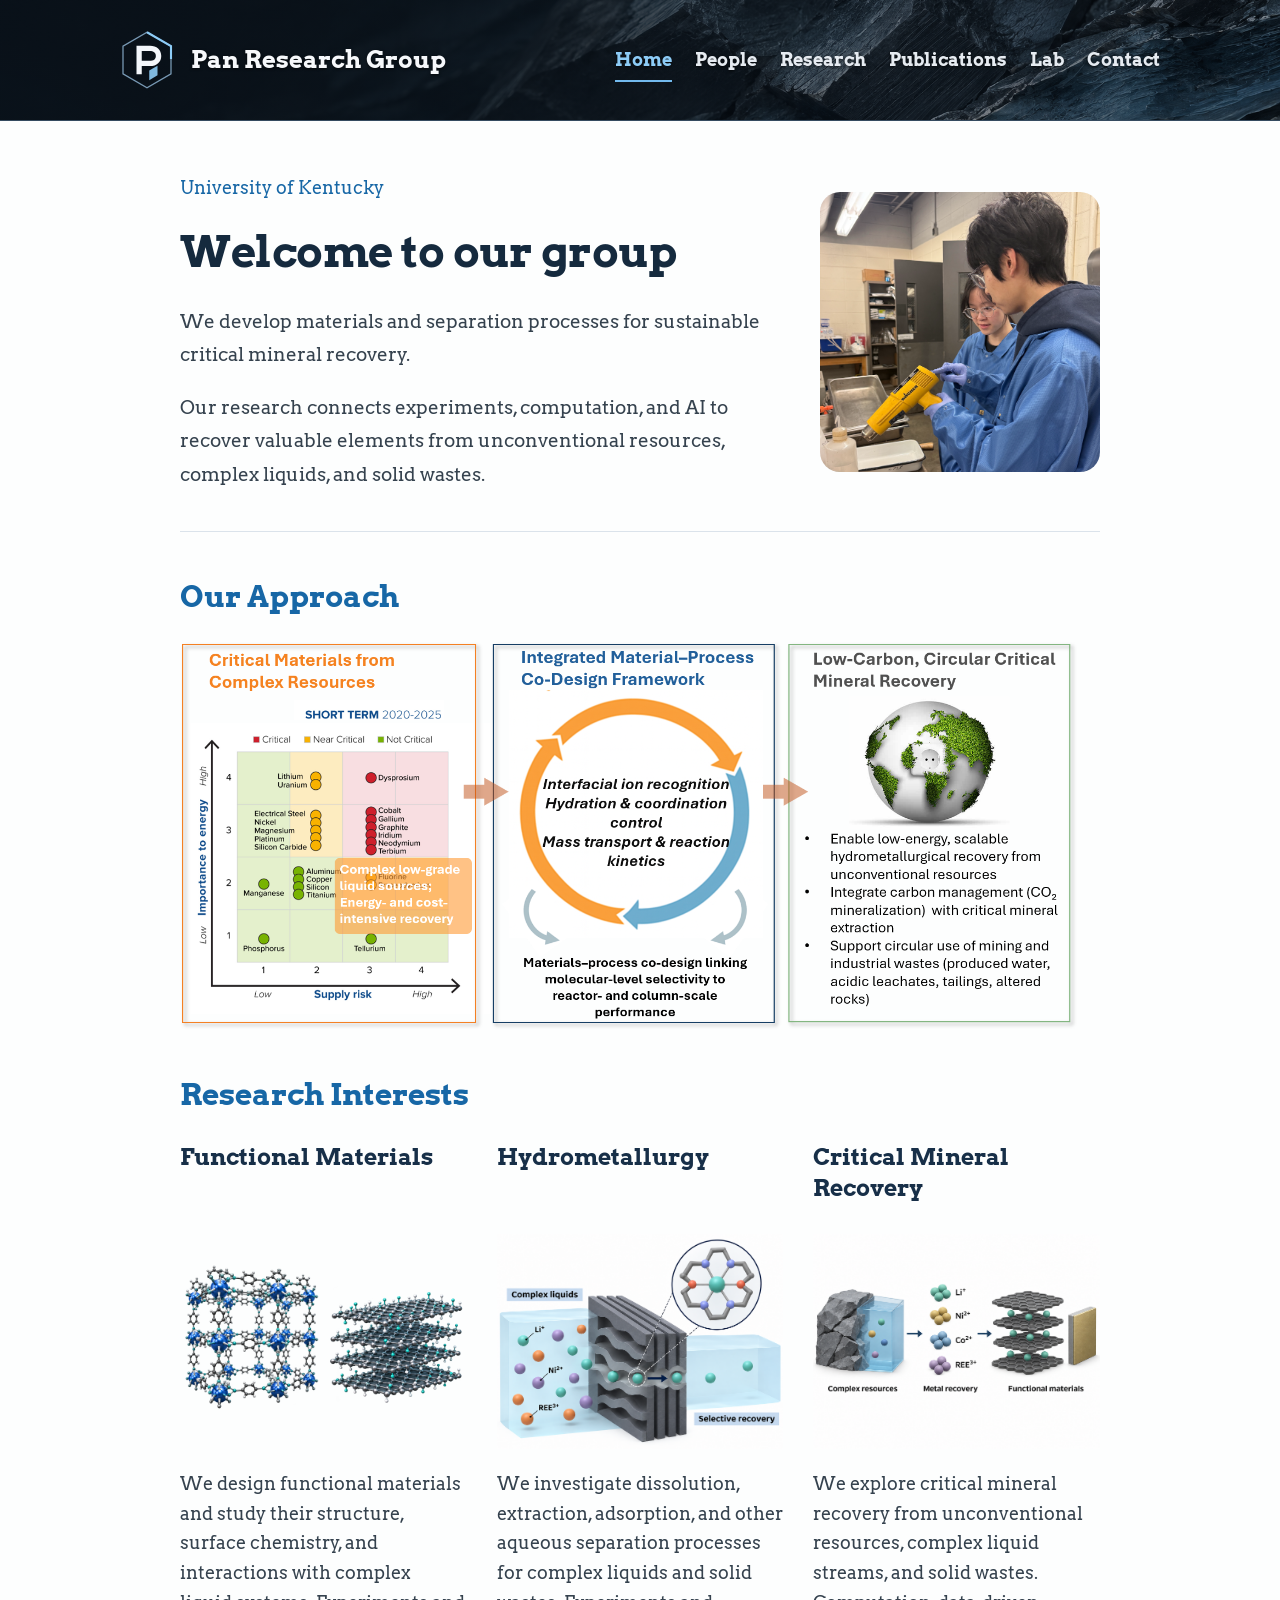
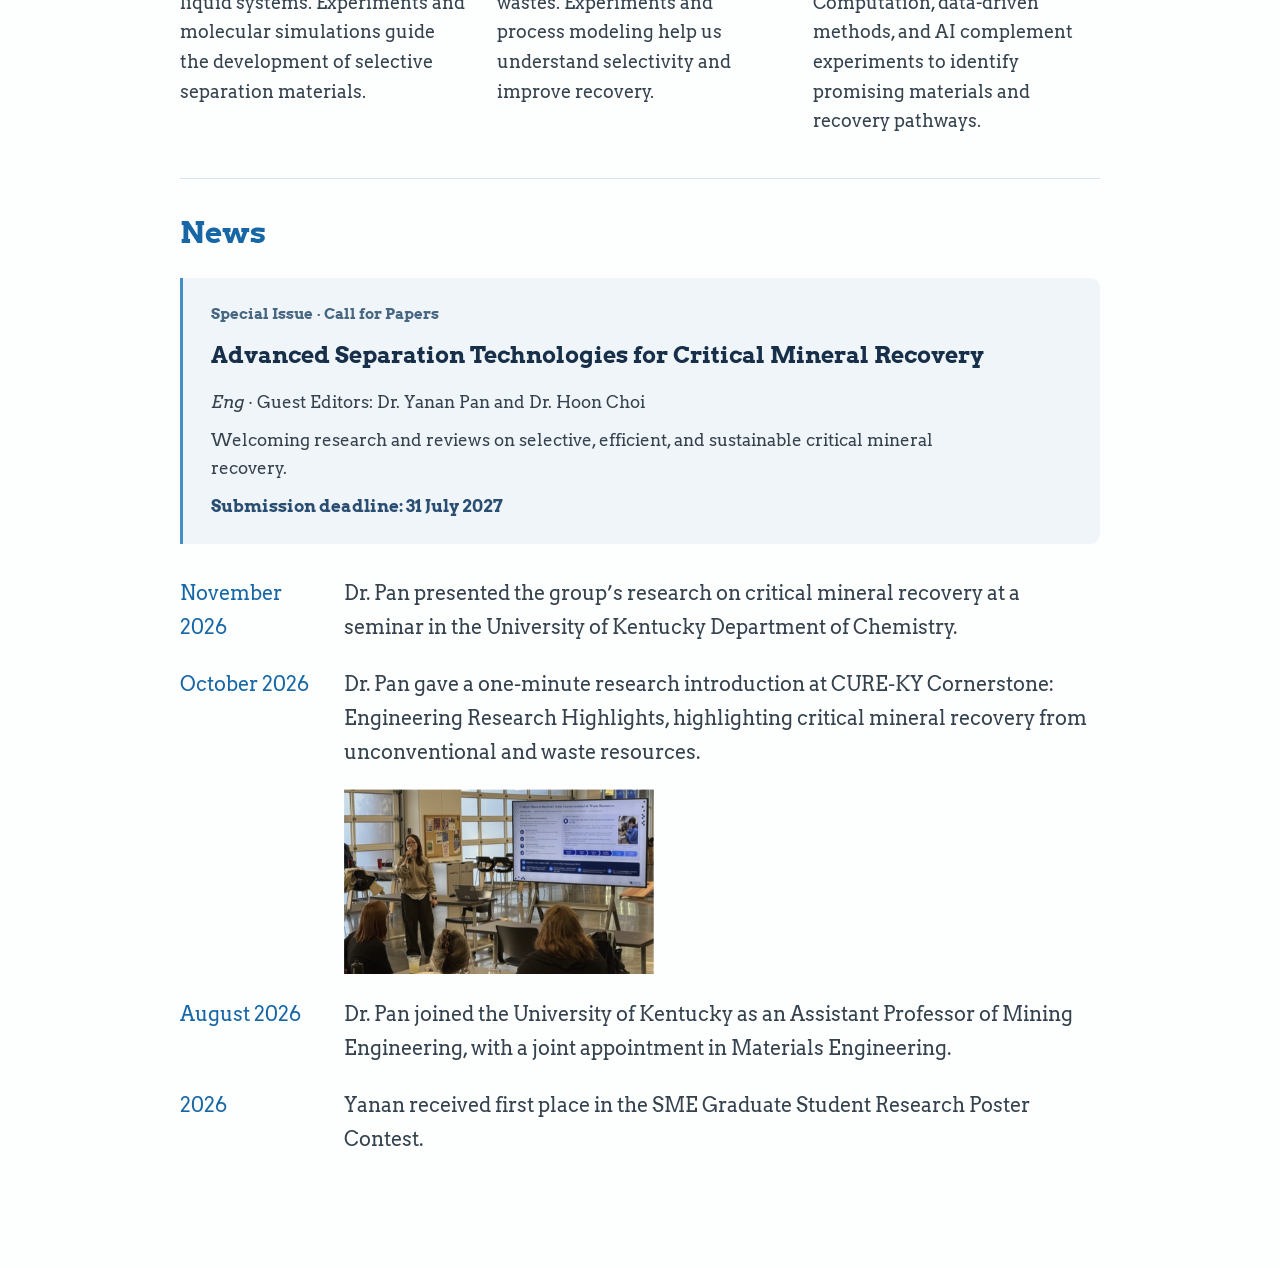
<file: index.html>
<!doctype html>
<html lang="en">
<head>
  <meta charset="utf-8">
  <meta name="viewport" content="width=device-width, initial-scale=1">
  <meta name="description" content="Pan Research Group at the University of Kentucky. Materials, separations, and critical mineral recovery.">
  <title>Home | Pan Research Group</title>
  <link rel="stylesheet" href="styles.css?v=20261124-photo-crop">
</head>
<body>
  <a class="skip" href="#main">Skip to content</a>
  <header class="site-header">
    <div class="site-name"><img class="lab-mark" src="images/pan-crystal-mark.svg" alt="" aria-hidden="true" width="54" height="60"><span>Pan Research Group</span></div>
    <nav aria-label="Main navigation">
      <a href="index.html" aria-current="page">Home</a>
      <a href="people.html">People</a>
      <a href="research.html">Research</a>
      <a href="publications.html">Publications</a>
      <a href="lab.html">Lab</a>
      <a href="contact.html">Contact</a>
    </nav>
  </header>
  <main id="main">
    <section class="group-welcome" aria-labelledby="welcome-heading">
      <div class="welcome-copy">
        <p class="welcome-affiliation">University of Kentucky</p>
        <h1 id="welcome-heading">Welcome to our group</h1>
        <p>We develop materials and separation processes for sustainable critical mineral recovery.</p>
        <p>Our research connects experiments, computation, and AI to recover valuable elements from unconventional resources, complex liquids, and solid wastes.</p>
      </div>
      <img class="welcome-photo" src="images/students-in-lab.png" alt="Students working together in the laboratory." width="3024" height="4032" fetchpriority="high" decoding="async">
    </section>
    <section class="research-framework" aria-labelledby="framework-heading">
      <h2 id="framework-heading">Our Approach</h2>
      <img src="images/research/group-research-framework.png" alt="Group research framework: critical materials from complex resources; integrated material–process co-design through interfacial ion recognition, hydration and coordination control, and mass transport and reaction kinetics; low-carbon, circular critical mineral recovery." loading="lazy" decoding="async">
    </section>
    <section>
      <h2 id="research-interests">Research Interests</h2>
      <div class="interest-gallery">
        <article class="interest-item">
          <h3>Functional Materials</h3>
          <img class="interest-image" src="images/functional-materials-editorial.png?v=20261115b" alt="Conceptual MOF-inspired crystal framework and layered material with a transparent background." width="1536" height="1024" loading="lazy" decoding="async">
          <p>We design functional materials and study their structure, surface chemistry, and interactions with complex liquid systems. Experiments and molecular simulations guide the development of selective separation materials.</p>
        </article>
        <article class="interest-item">
          <h3>Hydrometallurgy</h3>
          <img class="interest-image" src="images/hydrometallurgy-editorial.png?v=20261115b" alt="Conceptual ion transport through a selective layered material, with a molecular binding-site inset." width="1448" height="1086" loading="lazy" decoding="async">
          <p>We investigate dissolution, extraction, adsorption, and other aqueous separation processes for complex liquids and solid wastes. Experiments and process modeling help us understand selectivity and improve recovery.</p>
        </article>
        <article class="interest-item">
          <h3>Critical Mineral Recovery</h3>
          <img class="interest-image" src="images/critical-minerals-editorial.png?v=20261115b" alt="Conceptual recovery of lithium, nickel, cobalt and rare-earth ions from complex resources for functional materials." width="1448" height="1086" loading="lazy" decoding="async">
          <p>We explore critical mineral recovery from unconventional resources, complex liquid streams, and solid wastes. Computation, data-driven methods, and AI complement experiments to identify promising materials and recovery pathways.</p>
        </article>
      </div>
    </section>
    <section class="home-section">
      <h2>News</h2>
      <article class="special-issue-call" aria-labelledby="special-issue-title">
        <p class="issue-label">Special Issue · Call for Papers</p>
        <h3 id="special-issue-title"><a href="https://www.mdpi.com/journal/eng/special_issues/7D8876MF79" target="_blank" rel="noopener">Advanced Separation Technologies for Critical Mineral Recovery</a></h3>
        <p><em>Eng</em> · Guest Editors: Dr. Yanan Pan and Dr. Hoon Choi</p>
        <p>Welcoming research and reviews on selective, efficient, and sustainable critical mineral recovery.</p>
        <p class="issue-deadline">Submission deadline: <time datetime="2027-07-31">31 July 2027</time></p>
      </article>
      <ul class="news">
        <li><time datetime="2026-11">November 2026</time><p>Dr. Pan presented the group’s research on critical mineral recovery at a seminar in the University of Kentucky Department of Chemistry.</p></li>
        <li><time datetime="2026-10">October 2026</time><div class="news-content"><p>Dr. Pan gave a one-minute research introduction at CURE-KY Cornerstone: Engineering Research Highlights, highlighting critical mineral recovery from unconventional and waste resources.</p>
          <div class="news-photo"><img src="images/cure-ky-october-2026.png" alt="Yanan Pan presenting research on critical mineral recovery at CURE-KY Cornerstone in October 2026." width="1077" height="892" loading="lazy" decoding="async"></div>
        </div></li>
        <li><time datetime="2026-08">August 2026</time><p>Dr. Pan joined the University of Kentucky as an Assistant Professor of Mining Engineering, with a joint appointment in Materials Engineering.</p></li>
        <li><time datetime="2026">2026</time><p>Yanan received first place in the SME Graduate Student Research Poster Contest.</p></li>
      </ul>
    </section>
  </main>
</body>
</html>
</file>
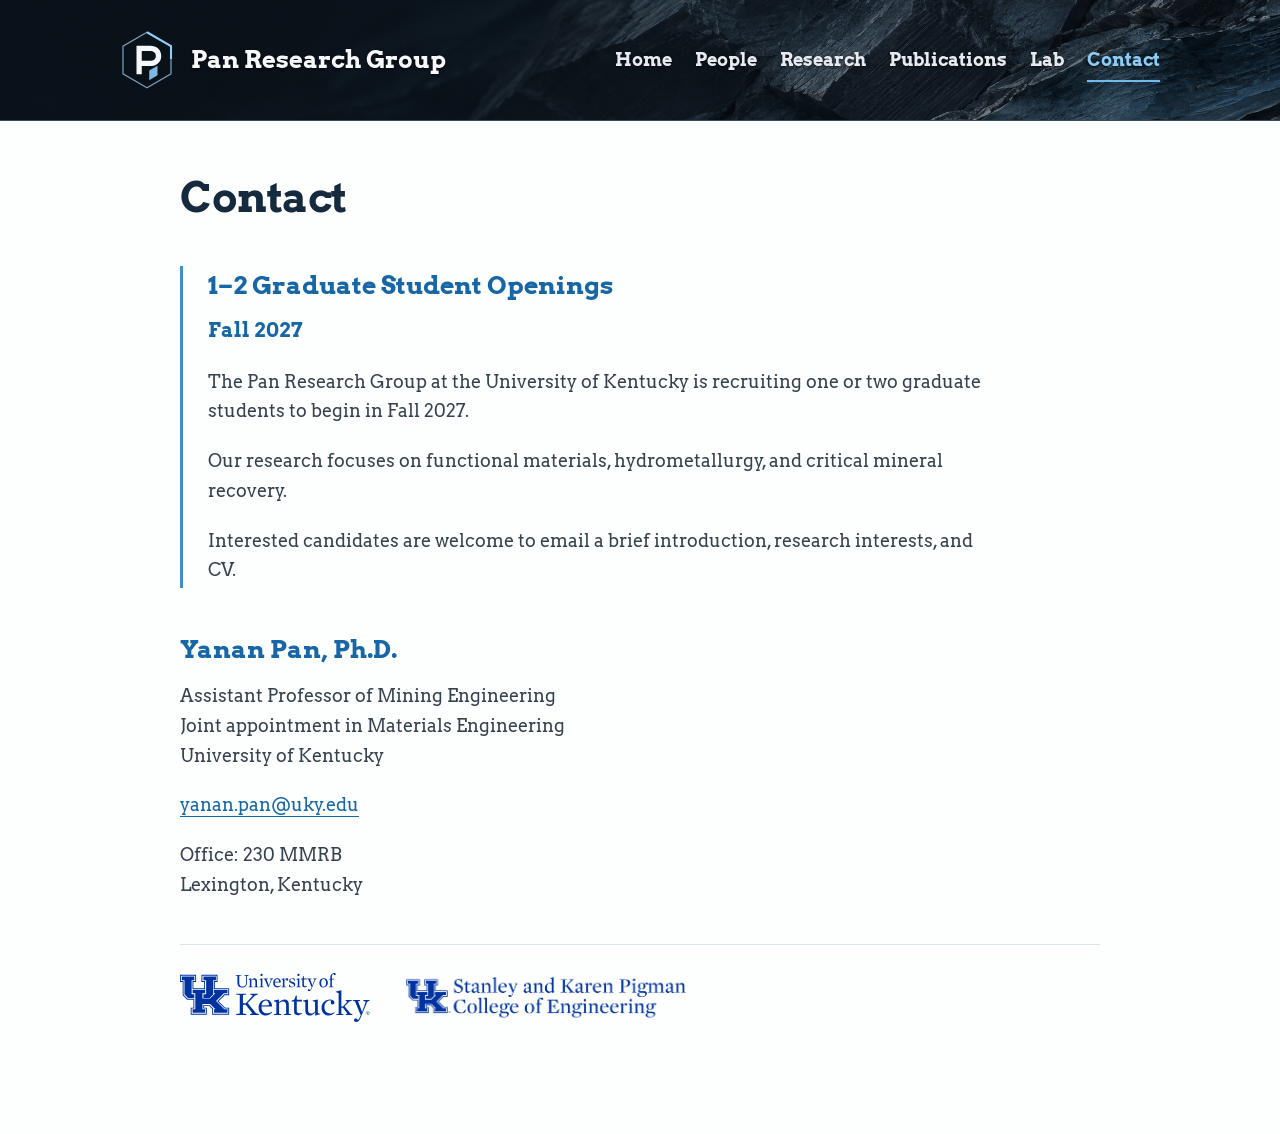
<file: contact.html>
<!doctype html>
<html lang="en">
<head>
  <meta charset="utf-8">
  <meta name="viewport" content="width=device-width, initial-scale=1">
  <meta name="description" content="Pan Research Group at the University of Kentucky. Materials, separations, and critical mineral recovery.">
  <title>Contact | Pan Research Group</title>
  <link rel="stylesheet" href="styles.css?v=20261117-contact-type">
</head>
<body>
  <a class="skip" href="#main">Skip to content</a>
  <header class="site-header">
    <div class="site-name"><img class="lab-mark" src="images/pan-crystal-mark.svg" alt="" aria-hidden="true" width="54" height="60"><span>Pan Research Group</span></div>
    <nav aria-label="Main navigation">
      <a href="index.html">Home</a>
      <a href="people.html">People</a>
      <a href="research.html">Research</a>
      <a href="publications.html">Publications</a>
      <a href="lab.html">Lab</a>
      <a href="contact.html" aria-current="page">Contact</a>
    </nav>
  </header>
  <main id="main" class="contact-page">
    <h1>Contact</h1>
    <section class="openings">
      <h2>1–2 Graduate Student Openings</h2>
      <p class="opening-term">Fall 2027</p>
      <p>The Pan Research Group at the University of Kentucky is recruiting one or two graduate students to begin in Fall 2027.</p>
      <p>Our research focuses on functional materials, hydrometallurgy, and critical mineral recovery.</p>
      <p>Interested candidates are welcome to email a brief introduction, research interests, and CV.</p>
    </section>
    <section>
      <h2>Yanan Pan, Ph.D.</h2>
      <p>Assistant Professor of Mining Engineering<br>Joint appointment in Materials Engineering<br>University of Kentucky</p>
      <p><a class="contact-email" href="mailto:yanan.pan@uky.edu?subject=Fall%202027%20Graduate%20Student%20Inquiry">yanan.pan@uky.edu</a></p>
      <p>Office: 230 MMRB<br>Lexington, Kentucky</p>
    </section>
    <footer class="contact-affiliations" aria-label="University affiliations">
      <img class="contact-logo contact-logo-uk" src="images/university-of-kentucky-blue.svg" alt="University of Kentucky" width="190" height="50" decoding="async">
      <img class="contact-logo contact-logo-engineering" src="images/pigman-engineering-blue.svg" alt="University of Kentucky Stanley and Karen Pigman College of Engineering" width="280" height="41" decoding="async">
    </footer>
  </main>
</body>
</html>
</file>
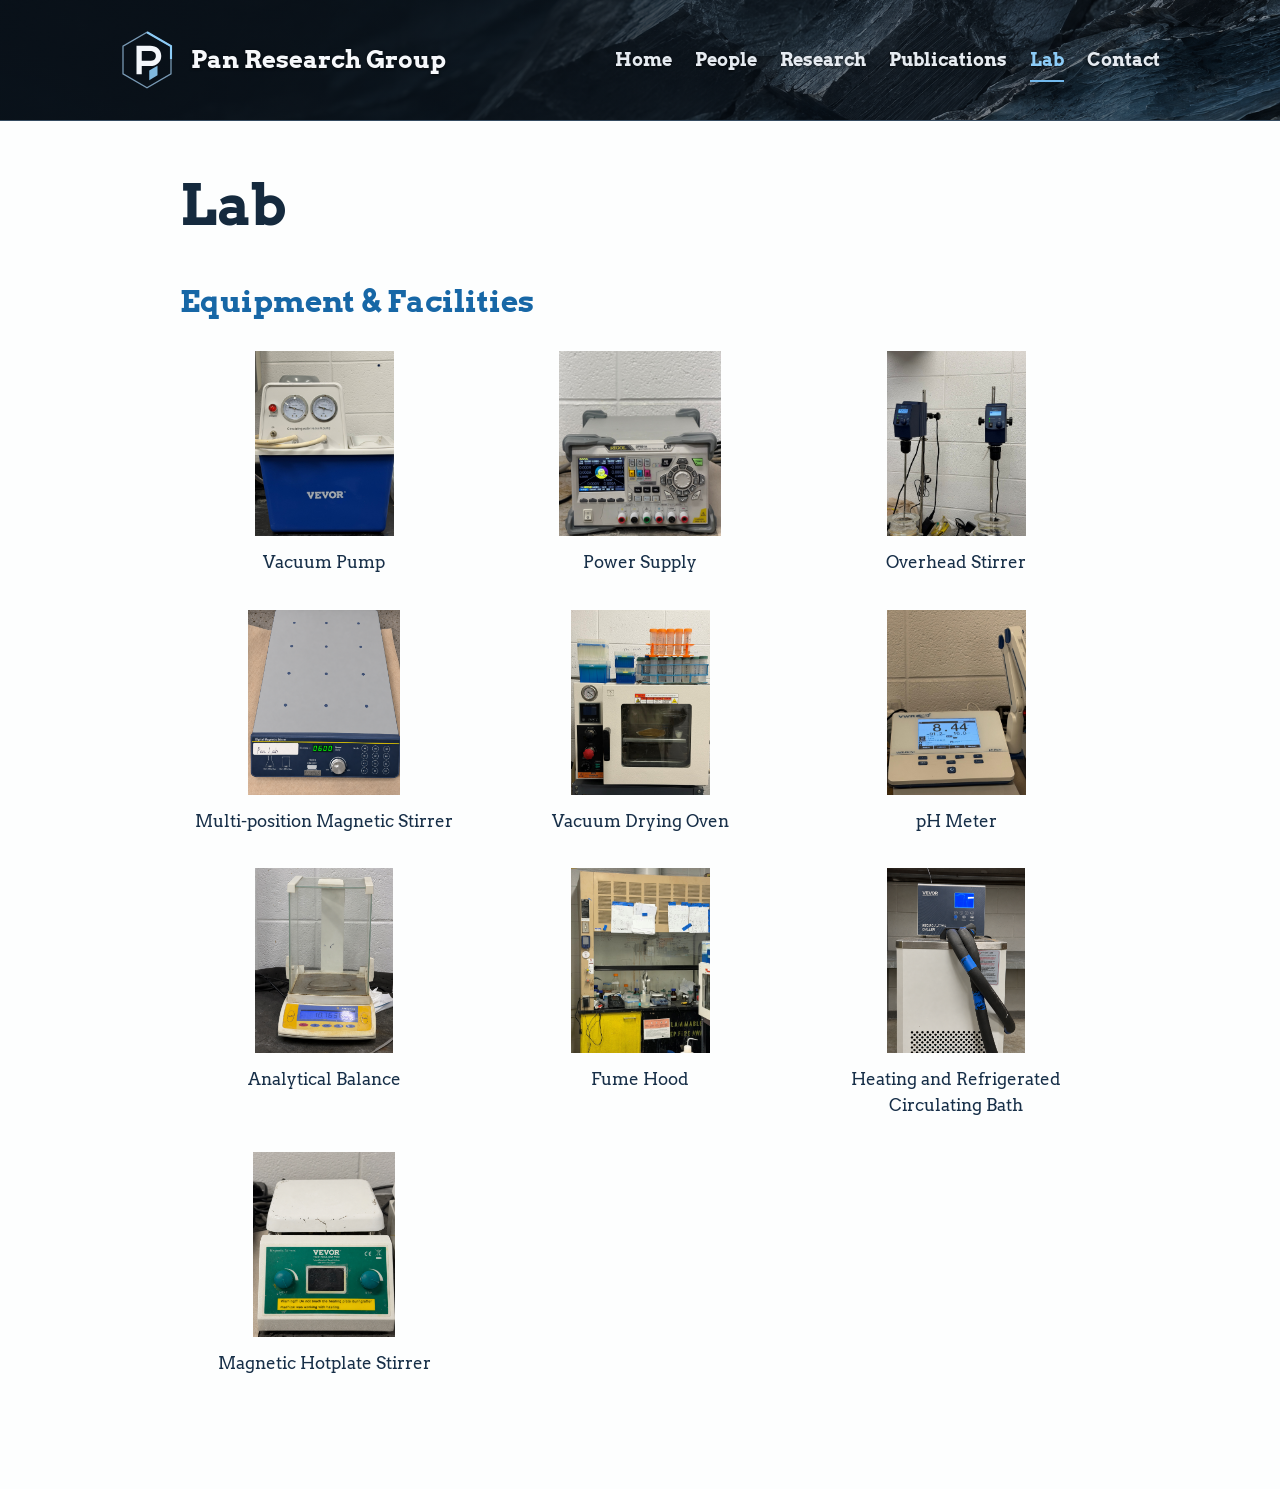
<file: lab.html>
<!doctype html>
<html lang="en">
<head>
  <meta charset="utf-8">
  <meta name="viewport" content="width=device-width, initial-scale=1">
  <meta name="description" content="Pan Research Group at the University of Kentucky. Materials, separations, and critical mineral recovery.">
  <title>Lab | Pan Research Group</title>
  <link rel="stylesheet" href="styles.css?v=20261116-crystal-mark">
</head>
<body>
  <a class="skip" href="#main">Skip to content</a>
  <header class="site-header">
    <div class="site-name"><img class="lab-mark" src="images/pan-crystal-mark.svg" alt="" aria-hidden="true" width="54" height="60"><span>Pan Research Group</span></div>
    <nav aria-label="Main navigation">
      <a href="index.html">Home</a>
      <a href="people.html">People</a>
      <a href="research.html">Research</a>
      <a href="publications.html">Publications</a>
      <a href="lab.html" aria-current="page">Lab</a>
      <a href="contact.html">Contact</a>
    </nav>
  </header>
  <main id="main">
    <h1>Lab</h1>
    <section>
      <h2>Equipment &amp; Facilities</h2>
      <div class="equipment-grid">
        <figure class="equipment-item"><img class="equipment-rotated" src="images/equipment/image1.jpeg" alt="Vacuum Pump" loading="lazy" decoding="async"><figcaption>Vacuum Pump</figcaption></figure>
        <figure class="equipment-item"><img src="images/equipment/image2.jpeg" alt="Power Supply" loading="lazy" decoding="async"><figcaption>Power Supply</figcaption></figure>
        <figure class="equipment-item"><img class="equipment-rotated" src="images/equipment/image3.jpeg" alt="Overhead Stirrer" loading="lazy" decoding="async"><figcaption>Overhead Stirrer</figcaption></figure>
        <figure class="equipment-item"><img src="images/equipment/image4.png" alt="Multi-position Magnetic Stirrer" loading="lazy" decoding="async"><figcaption>Multi-position Magnetic Stirrer</figcaption></figure>
        <figure class="equipment-item"><img class="equipment-rotated" src="images/equipment/image5.jpeg" alt="Vacuum Drying Oven" loading="lazy" decoding="async"><figcaption>Vacuum Drying Oven</figcaption></figure>
        <figure class="equipment-item"><img class="equipment-rotated" src="images/equipment/image6.jpeg" alt="pH Meter" loading="lazy" decoding="async"><figcaption>pH Meter</figcaption></figure>
        <figure class="equipment-item"><img src="images/equipment/image7.png" alt="Analytical Balance" loading="lazy" decoding="async"><figcaption>Analytical Balance</figcaption></figure>
        <figure class="equipment-item"><img class="equipment-rotated" src="images/equipment/image8.jpeg" alt="Fume Hood" loading="lazy" decoding="async"><figcaption>Fume Hood</figcaption></figure>
        <figure class="equipment-item"><img src="images/equipment/image9.png" alt="Heating and Refrigerated Circulating Bath" loading="lazy" decoding="async"><figcaption>Heating and Refrigerated Circulating Bath</figcaption></figure>
        <figure class="equipment-item"><img src="images/equipment/image10.png" alt="Magnetic Hotplate Stirrer" loading="lazy" decoding="async"><figcaption>Magnetic Hotplate Stirrer</figcaption></figure>
      </div>
    </section>
  </main>
</body>
</html>
</file>
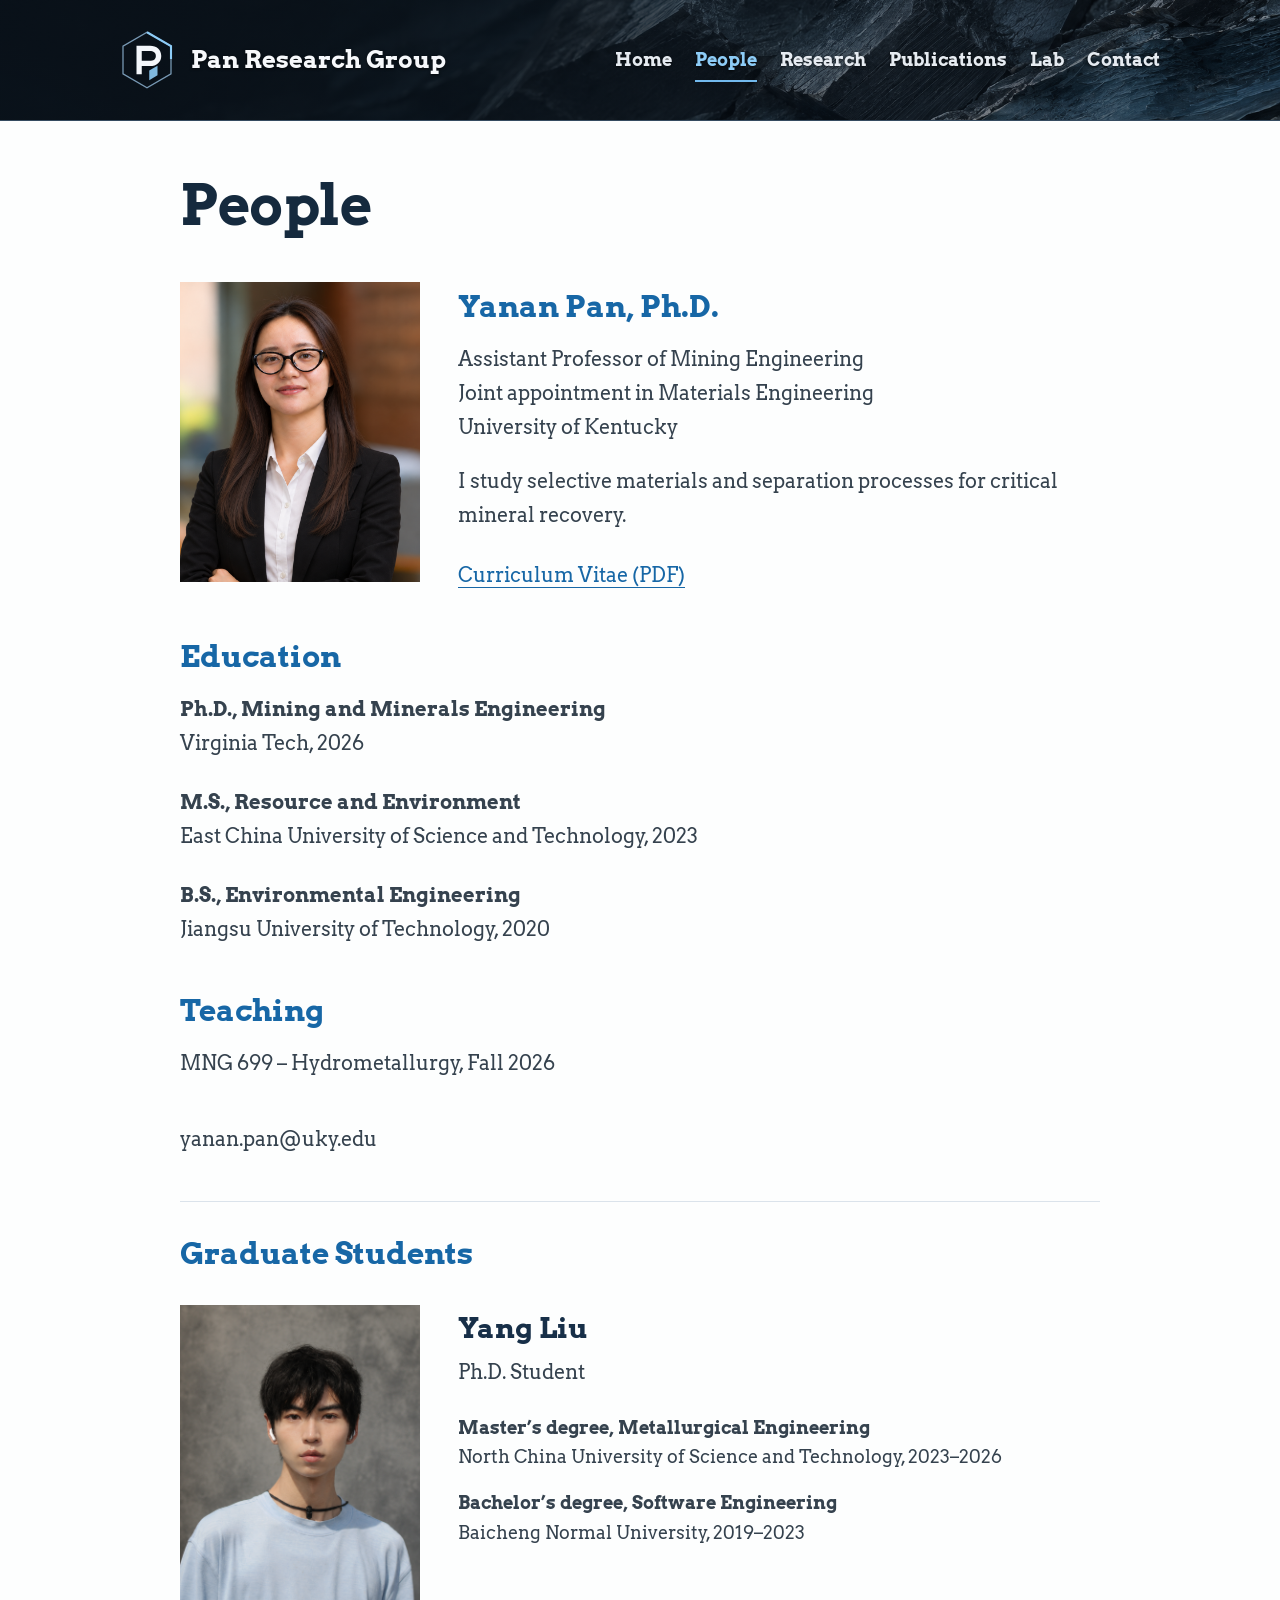
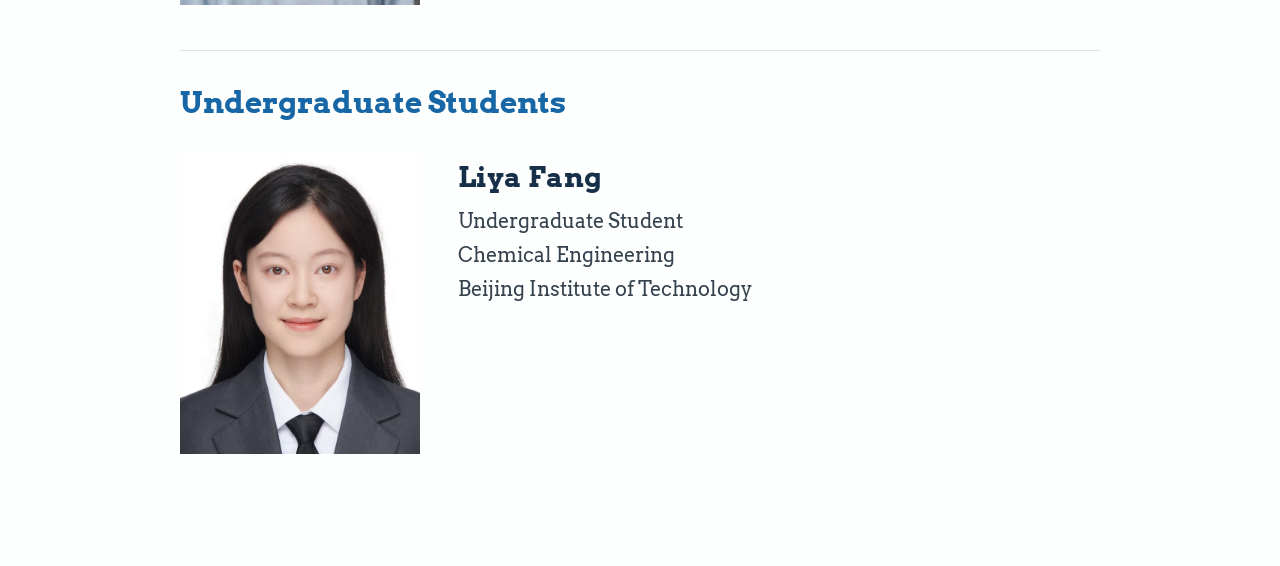
<file: people.html>
<!doctype html>
<html lang="en">
<head>
  <meta charset="utf-8">
  <meta name="viewport" content="width=device-width, initial-scale=1">
  <meta name="description" content="Pan Research Group at the University of Kentucky. Materials, separations, and critical mineral recovery.">
  <title>People | Pan Research Group</title>
  <link rel="stylesheet" href="styles.css?v=20261116-crystal-mark">
</head>
<body>
  <a class="skip" href="#main">Skip to content</a>
  <header class="site-header">
    <div class="site-name"><img class="lab-mark" src="images/pan-crystal-mark.svg" alt="" aria-hidden="true" width="54" height="60"><span>Pan Research Group</span></div>
    <nav aria-label="Main navigation">
      <a href="index.html">Home</a>
      <a href="people.html" aria-current="page">People</a>
      <a href="research.html">Research</a>
      <a href="publications.html">Publications</a>
      <a href="lab.html">Lab</a>
      <a href="contact.html">Contact</a>
    </nav>
  </header>
  <main id="main">
    <h1>People</h1>
    <section class="person-row">
      <img class="portrait " src="images/yanan-pan.png" alt="Yanan Pan" width="240" height="300" decoding="async">
      <div class="person-details"><h2>Yanan Pan, Ph.D.</h2>
      <p>Assistant Professor of Mining Engineering<br>Joint appointment in Materials Engineering<br>University of Kentucky</p>
      <p>I study selective materials and separation processes for critical mineral recovery.</p>
      <p class="cv-link"><a href="documents/Yanan-Pan-CV.pdf" type="application/pdf" target="_blank" rel="noopener">Curriculum Vitae (PDF)</a></p></div>
    </section>
    <section>
      <h2>Education</h2>
      <ul class="education">
        <li><strong>Ph.D., Mining and Minerals Engineering</strong><br>Virginia Tech, 2026</li>
        <li><strong>M.S., Resource and Environment</strong><br>East China University of Science and Technology, 2023</li>
        <li><strong>B.S., Environmental Engineering</strong><br>Jiangsu University of Technology, 2020</li>
      </ul>
    </section>
    <section aria-labelledby="teaching-heading">
      <h2 id="teaching-heading">Teaching</h2>
      <p>MNG 699 – Hydrometallurgy, Fall 2026</p>
    </section>
    <p class="contact">yanan.pan@uky.edu</p>
    <section class="students">
      <h2>Graduate Students</h2>
      <ul class="student-list">
        <!-- Photo mapping and student roles supplied by the owner. -->
        <li class="person-row"><img class="portrait " src="images/yang-liu.png" alt="Yang Liu" width="240" height="300" decoding="async"><div class="person-details"><h3>Yang Liu</h3><p>Ph.D. Student</p>
          <div class="student-education">
            <p><strong>Master’s degree, Metallurgical Engineering</strong><br>North China University of Science and Technology, 2023–2026</p>
            <p><strong>Bachelor’s degree, Software Engineering</strong><br>Baicheng Normal University, 2019–2023</p>
          </div></div></li>
      </ul>
    </section>
    <section class="students">
      <h2>Undergraduate Students</h2>
      <ul class="student-list">
        <li class="person-row"><img class="portrait " src="images/liya-fang.jpg" alt="Liya Fang" width="240" height="300" decoding="async"><div class="person-details"><h3>Liya Fang</h3><p>Undergraduate Student<br>Chemical Engineering<br>Beijing Institute of Technology</p></div></li>
      </ul>
    </section>
  </main>
</body>
</html>
</file>
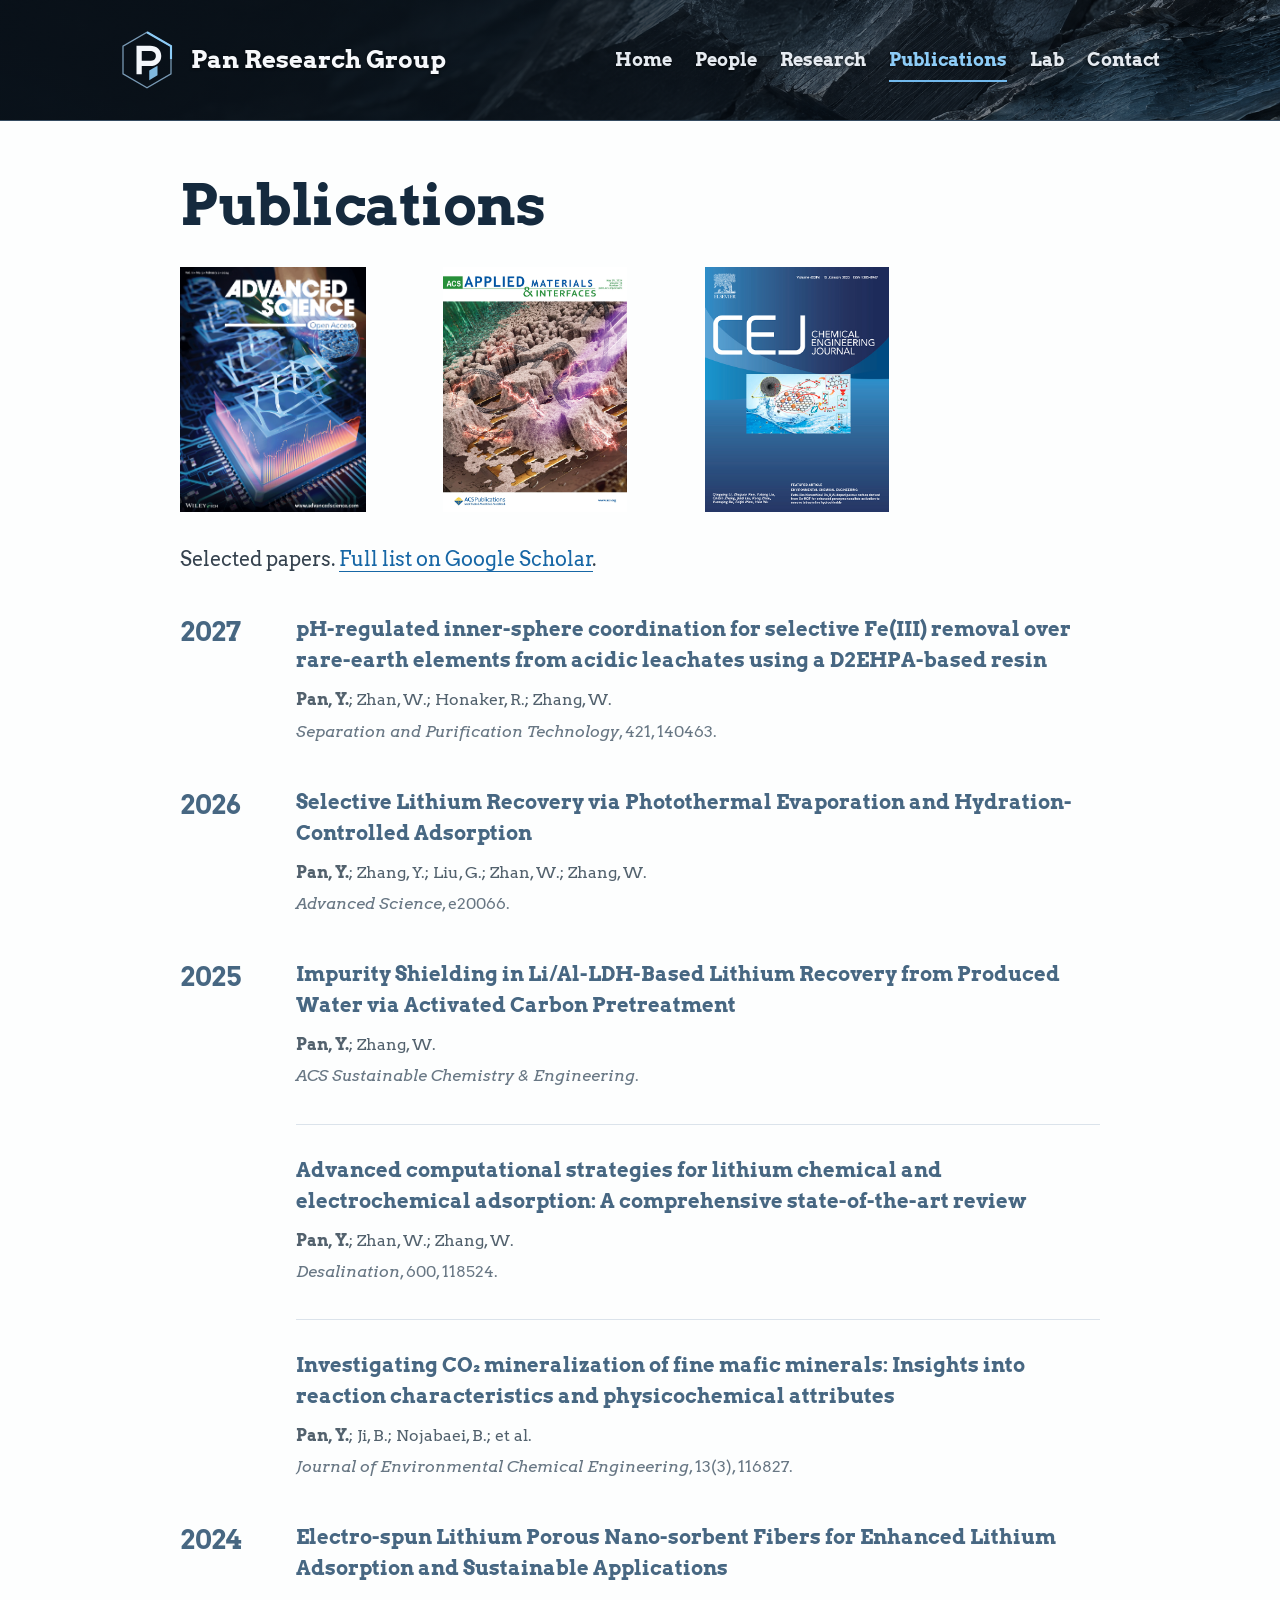
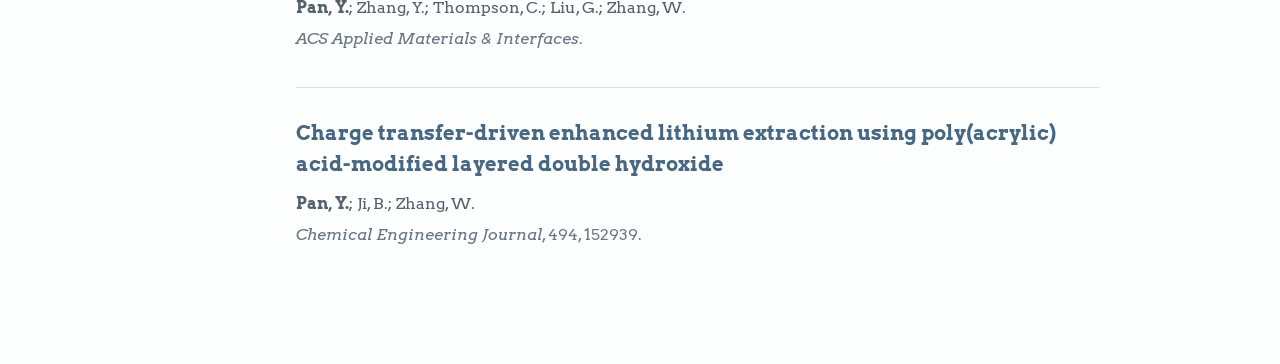
<file: publications.html>
<!doctype html>
<html lang="en">
<head>
  <meta charset="utf-8">
  <meta name="viewport" content="width=device-width, initial-scale=1">
  <meta name="description" content="Pan Research Group at the University of Kentucky. Materials, separations, and critical mineral recovery.">
  <title>Publications | Pan Research Group</title>
  <link rel="stylesheet" href="styles.css?v=20261116-crystal-mark">
</head>
<body>
  <a class="skip" href="#main">Skip to content</a>
  <header class="site-header">
    <div class="site-name"><img class="lab-mark" src="images/pan-crystal-mark.svg" alt="" aria-hidden="true" width="54" height="60"><span>Pan Research Group</span></div>
    <nav aria-label="Main navigation">
      <a href="index.html">Home</a>
      <a href="people.html">People</a>
      <a href="research.html">Research</a>
      <a href="publications.html" aria-current="page">Publications</a>
      <a href="lab.html">Lab</a>
      <a href="contact.html">Contact</a>
    </nav>
  </header>
  <main id="main">
    <h1>Publications</h1>
    <div class="journal-covers" aria-label="Journal covers">
      <img src="images/publications/advanced-science-cover.png" alt="Advanced Science journal cover" decoding="async">
      <img src="images/publications/acs-ami-cover.png" alt="ACS Applied Materials &amp; Interfaces journal cover" decoding="async">
      <img src="images/publications/cej-cover.png" alt="Chemical Engineering Journal cover" decoding="async">
    </div>
    <p class="publication-intro">Selected papers. <a href="https://scholar.google.com/citations?user=B6CW4MwAAAAJ&amp;sortby=pubdate">Full list on Google Scholar</a>.</p>
    <section class="publication-year" aria-labelledby="year-2027">
      <h2 id="year-2027">2027</h2>
      <ol class="papers"><li>
        <h3><a href="https://doi.org/10.1016/j.seppur.2026.140463">pH-regulated inner-sphere coordination for selective Fe(III) removal over rare-earth elements from acidic leachates using a D2EHPA-based resin</a></h3>
        <p><strong>Pan, Y.</strong>; Zhan, W.; Honaker, R.; Zhang, W.</p>
        <p><em>Separation and Purification Technology</em>, 421, 140463.</p>
      </li></ol>
    </section>
    <section class="publication-year" aria-labelledby="year-2026">
      <h2 id="year-2026">2026</h2>
      <ol class="papers"><li>
        <h3><a href="https://doi.org/10.1002/advs.202520066">Selective Lithium Recovery via Photothermal Evaporation and Hydration-Controlled Adsorption</a></h3>
        <p><strong>Pan, Y.</strong>; Zhang, Y.; Liu, G.; Zhan, W.; Zhang, W.</p>
        <p><em>Advanced Science</em>, e20066.</p>
      </li></ol>
    </section>
    <section class="publication-year" aria-labelledby="year-2025">
      <h2 id="year-2025">2025</h2>
      <ol class="papers"><li>
        <h3><a href="https://doi.org/10.1021/acssuschemeng.5c05254">Impurity Shielding in Li/Al-LDH-Based Lithium Recovery from Produced Water via Activated Carbon Pretreatment</a></h3>
        <p><strong>Pan, Y.</strong>; Zhang, W.</p>
        <p><em>ACS Sustainable Chemistry &amp; Engineering</em>.</p>
      </li>
<li>
        <h3><a href="https://doi.org/10.1016/j.desal.2024.118524">Advanced computational strategies for lithium chemical and electrochemical adsorption: A comprehensive state-of-the-art review</a></h3>
        <p><strong>Pan, Y.</strong>; Zhan, W.; Zhang, W.</p>
        <p><em>Desalination</em>, 600, 118524.</p>
      </li>
<li>
        <h3><a href="https://doi.org/10.1016/j.jece.2025.116827">Investigating CO₂ mineralization of fine mafic minerals: Insights into reaction characteristics and physicochemical attributes</a></h3>
        <p><strong>Pan, Y.</strong>; Ji, B.; Nojabaei, B.; et al.</p>
        <p><em>Journal of Environmental Chemical Engineering</em>, 13(3), 116827.</p>
      </li></ol>
    </section>
    <section class="publication-year" aria-labelledby="year-2024">
      <h2 id="year-2024">2024</h2>
      <ol class="papers"><li>
        <h3><a href="https://doi.org/10.1021/acsami.4c13253">Electro-spun Lithium Porous Nano-sorbent Fibers for Enhanced Lithium Adsorption and Sustainable Applications</a></h3>
        <p><strong>Pan, Y.</strong>; Zhang, Y.; Thompson, C.; Liu, G.; Zhang, W.</p>
        <p><em>ACS Applied Materials &amp; Interfaces</em>.</p>
      </li>
<li>
        <h3><a href="https://doi.org/10.1016/j.cej.2024.152939">Charge transfer-driven enhanced lithium extraction using poly(acrylic) acid-modified layered double hydroxide</a></h3>
        <p><strong>Pan, Y.</strong>; Ji, B.; Zhang, W.</p>
        <p><em>Chemical Engineering Journal</em>, 494, 152939.</p>
      </li></ol>
    </section>
  </main>
</body>
</html>
</file>
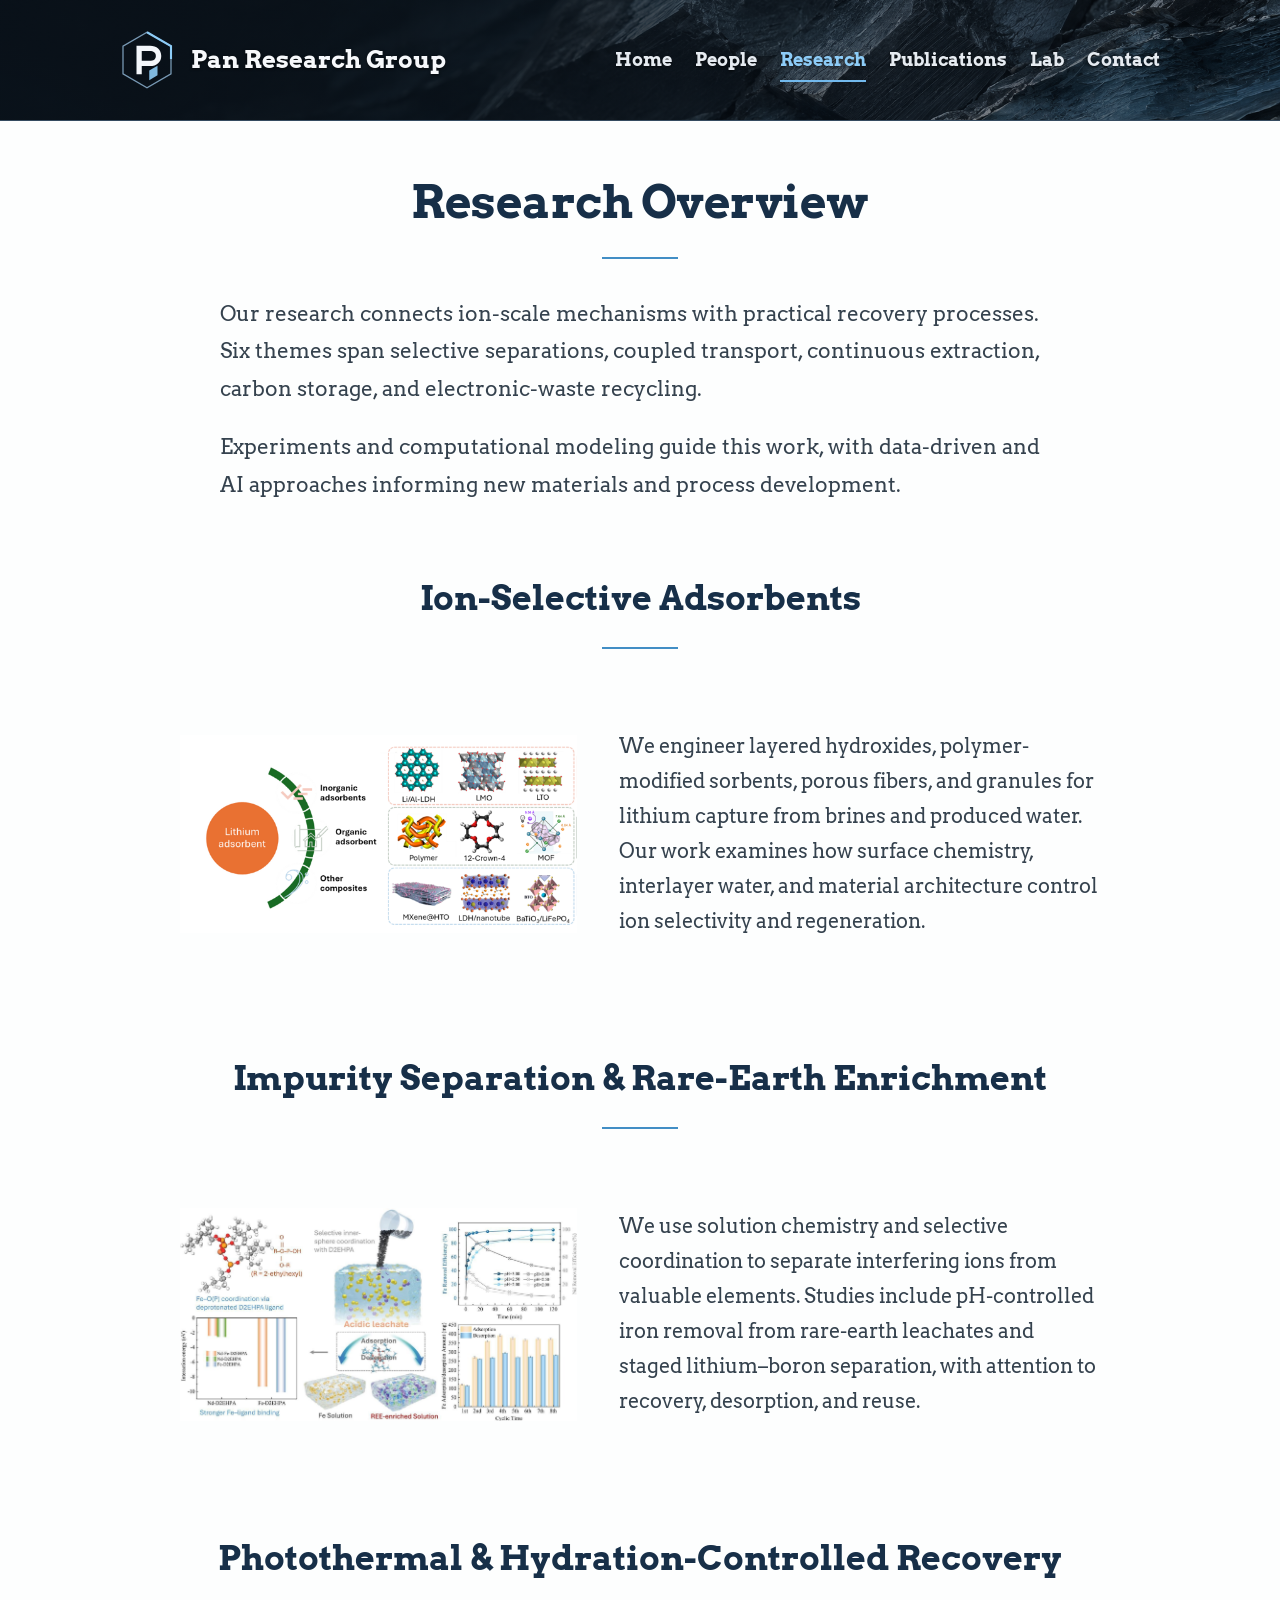
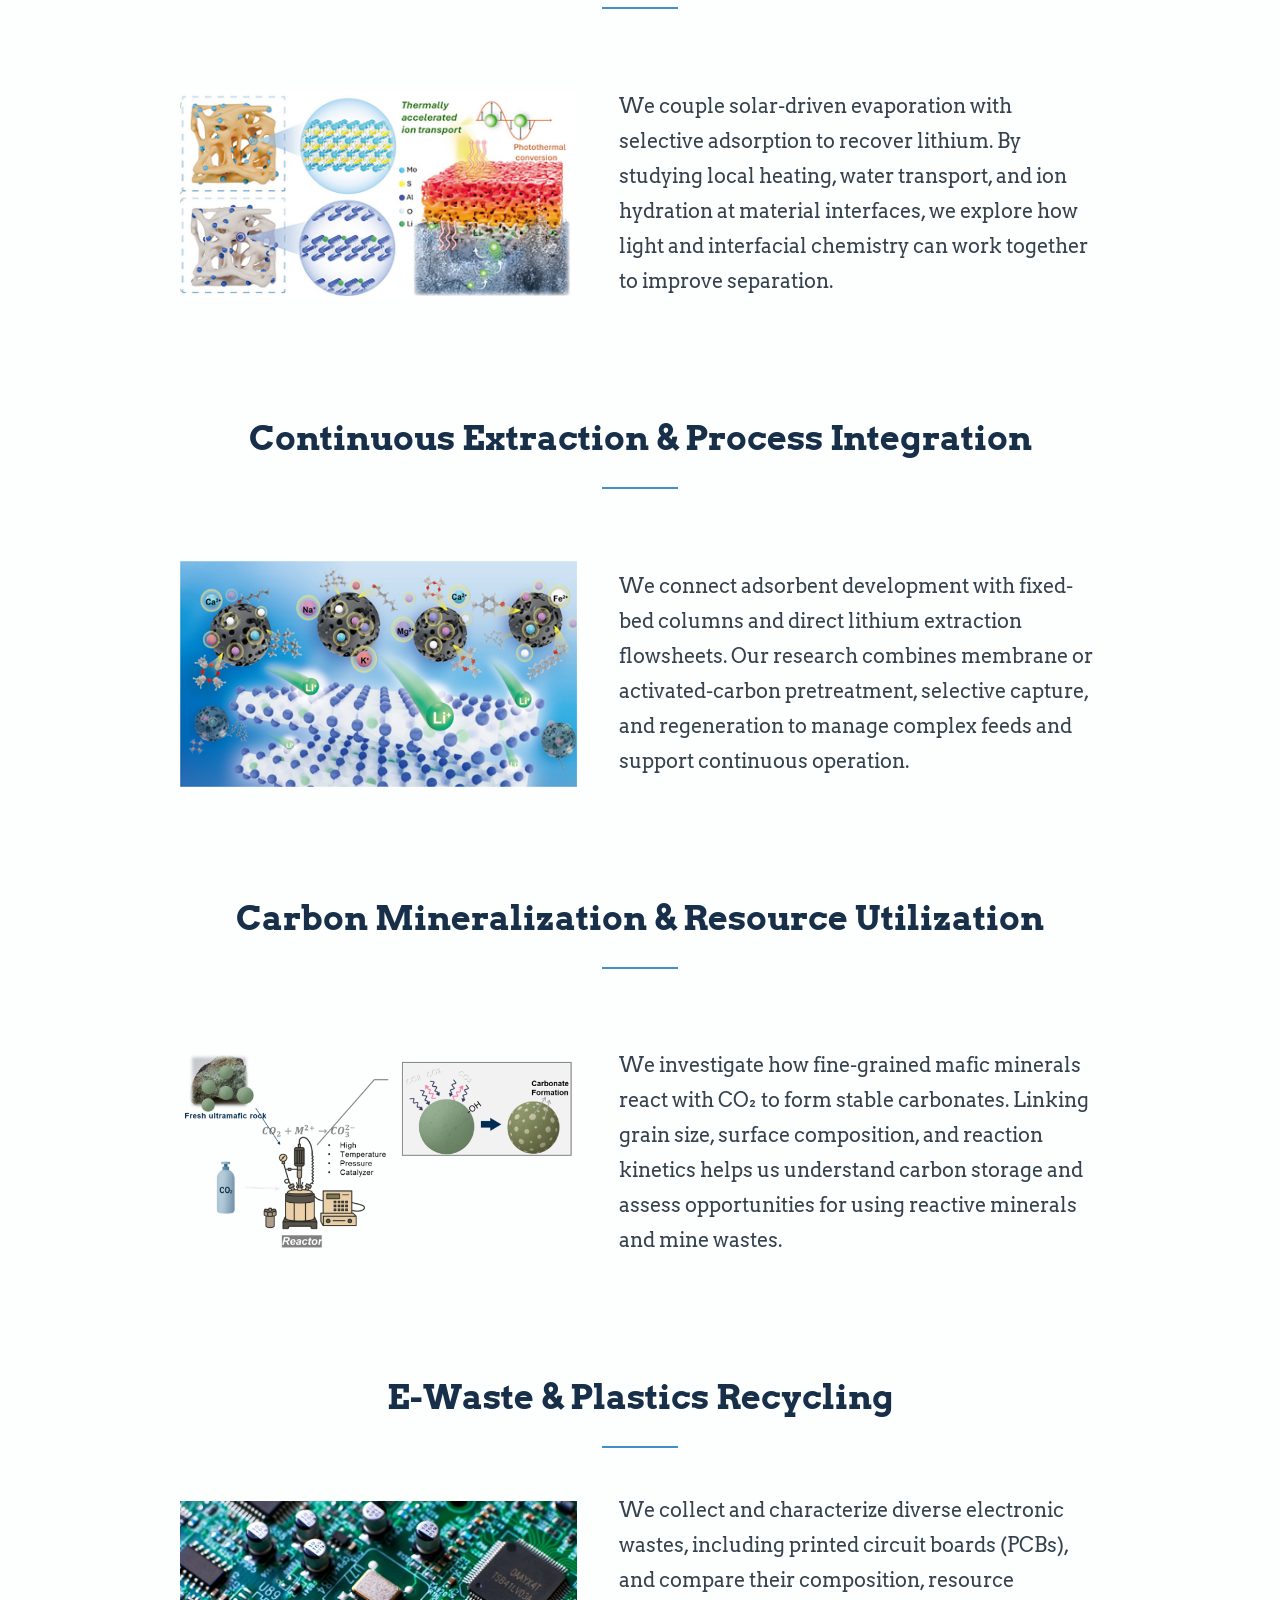
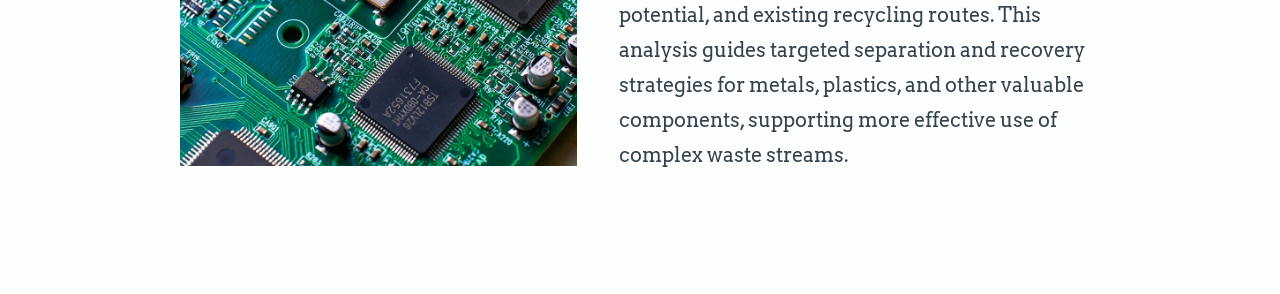
<file: research.html>
<!doctype html>
<html lang="en">
<head>
  <meta charset="utf-8">
  <meta name="viewport" content="width=device-width, initial-scale=1">
  <meta name="description" content="Pan Research Group at the University of Kentucky. Materials, separations, and critical mineral recovery.">
  <title>Research | Pan Research Group</title>
  <link rel="stylesheet" href="styles.css?v=20261116-crystal-mark">
</head>
<body>
  <a class="skip" href="#main">Skip to content</a>
  <header class="site-header">
    <div class="site-name"><img class="lab-mark" src="images/pan-crystal-mark.svg" alt="" aria-hidden="true" width="54" height="60"><span>Pan Research Group</span></div>
    <nav aria-label="Main navigation">
      <a href="index.html">Home</a>
      <a href="people.html">People</a>
      <a href="research.html" aria-current="page">Research</a>
      <a href="publications.html">Publications</a>
      <a href="lab.html">Lab</a>
      <a href="contact.html">Contact</a>
    </nav>
  </header>
  <main id="main" class="research-page">
    <div class="research-overview">
      <h1>Research Overview</h1>
      <p>Our research connects ion-scale mechanisms with practical recovery processes. Six themes span selective separations, coupled transport, continuous extraction, carbon storage, and electronic-waste recycling.</p>
      <p>Experiments and computational modeling guide this work, with data-driven and AI approaches informing new materials and process development.</p>
    </div>
    <section class="research-topic" aria-labelledby="selective-adsorbents">
      <h2 id="selective-adsorbents">Ion-Selective Adsorbents</h2>
      <div class="research-topic-body">
        <figure class="paper-figure"><div class="paper-art"><span class="adsorbent-diagram"><img src="images/publications/lithium-adsorbent-families.png" alt="Lithium adsorbent families: inorganic adsorbents, organic adsorbents, and composites, including layered oxides, polymers, crown ethers, MOFs, and MXene-based materials." width="632" height="315" loading="lazy" decoding="async"></span></div></figure>
        <div><p>We engineer layered hydroxides, polymer-modified sorbents, porous fibers, and granules for lithium capture from brines and produced water. Our work examines how surface chemistry, interlayer water, and material architecture control ion selectivity and regeneration.</p></div>
      </div>
    </section>
    <section class="research-topic" aria-labelledby="impurity-separation">
      <h2 id="impurity-separation">Impurity Separation &amp; Rare-Earth Enrichment</h2>
      <div class="research-topic-body">
        <figure class="paper-figure"><div class="paper-art"><img src="images/research/d2ehpa-selective-separation.png" alt="D2EHPA coordination, selective iron removal from acidic leachate, and adsorption-desorption cycling for rare-earth enrichment." width="600" height="390" loading="lazy" decoding="async"></div></figure>
        <div><p>We use solution chemistry and selective coordination to separate interfering ions from valuable elements. Studies include pH-controlled iron removal from rare-earth leachates and staged lithium–boron separation, with attention to recovery, desorption, and reuse.</p></div>
      </div>
    </section>
    <section class="research-topic" aria-labelledby="photothermal-recovery">
      <h2 id="photothermal-recovery">Photothermal &amp; Hydration-Controlled Recovery</h2>
      <div class="research-topic-body">
        <figure class="paper-figure"><a class="paper-art" href="https://doi.org/10.1002/advs.202520066" aria-label="View source paper: Fig. 6a, detail"><span class="paper-window" style="aspect-ratio:847/445"><img src="images/publications/advanced-science-figure6.jpg" alt="Published mechanism schematic of photothermal conversion and lithium-ion transport in a bilayer adsorbent." width="1367" height="1217" loading="lazy" decoding="async" style="width:161.3931523022432%;left:-61.393152302243216%;top:0%"></span></a></figure>
        <div><p>We couple solar-driven evaporation with selective adsorption to recover lithium. By studying local heating, water transport, and ion hydration at material interfaces, we explore how light and interfacial chemistry can work together to improve separation.</p></div>
      </div>
    </section>
    <section class="research-topic" aria-labelledby="continuous-extraction">
      <h2 id="continuous-extraction">Continuous Extraction &amp; Process Integration</h2>
      <div class="research-topic-body">
        <figure class="paper-figure"><a class="paper-art" href="https://doi.org/10.1021/acssuschemeng.5c05254" aria-label="View source paper: Graphical abstract"><img src="images/publications/acs-graphical-abstract.png" alt="Activated carbon shields impurities before selective lithium adsorption by Li/Al-LDH, from the published graphical abstract." width="520" height="296" loading="lazy" decoding="async"></a></figure>
        <div><p>We connect adsorbent development with fixed-bed columns and direct lithium extraction flowsheets. Our research combines membrane or activated-carbon pretreatment, selective capture, and regeneration to manage complex feeds and support continuous operation.</p></div>
      </div>
    </section>
    <section class="research-topic" aria-labelledby="carbon-mineralization">
      <h2 id="carbon-mineralization">Carbon Mineralization &amp; Resource Utilization</h2>
      <div class="research-topic-body">
        <figure class="paper-figure"><div class="paper-art"><img src="images/research/carbon-mineralization-reactor.png" alt="High-pressure reactor for carbon dioxide mineralization of ultramafic rock, with a schematic of carbonate formation." width="600" height="390" loading="lazy" decoding="async"></div></figure>
        <div><p>We investigate how fine-grained mafic minerals react with CO₂ to form stable carbonates. Linking grain size, surface composition, and reaction kinetics helps us understand carbon storage and assess opportunities for using reactive minerals and mine wastes.</p></div>
      </div>
    </section>
    <section class="research-topic" aria-labelledby="ewaste-recycling">
      <h2 id="ewaste-recycling">E-Waste &amp; Plastics Recycling</h2>
      <div class="research-topic-body">
        <figure class="paper-figure"><div class="paper-art"><img src="images/research/ewaste-pcb.png" alt="Printed circuit board with electronic components, illustrating electronic-waste resources." width="900" height="600" loading="lazy" decoding="async"></div></figure>
        <div><p>We collect and characterize diverse electronic wastes, including printed circuit boards (PCBs), and compare their composition, resource potential, and existing recycling routes. This analysis guides targeted separation and recovery strategies for metals, plastics, and other valuable components, supporting more effective use of complex waste streams.</p></div>
      </div>
    </section>
  </main>
</body>
</html>
</file>
<file: styles.css>
/* A quiet, text-first academic website. */
:root { color-scheme: light; --ink: #24394a; --body: #3e464d; --accent: #294e71; --line: #d9dfe3; }
* { box-sizing: border-box; }
body { margin: 0; background: #fdfdfb; color: var(--body); font-family: Arial, Helvetica, sans-serif; font-size: 20px; line-height: 1.7; }
.site-header, main { width: min(920px, calc(100% - 64px)); margin-inline: auto; }
.site-header { display: flex; align-items: center; justify-content: space-between; gap: 32px; padding: 32px 0 25px; border-bottom: 1px solid var(--line); }
.site-name { color: var(--ink); font-family: Georgia, 'Times New Roman', serif; font-size: 24px; white-space: nowrap; }
nav { display: flex; gap: 27px; flex-wrap: wrap; }
a { color: var(--accent); text-underline-offset: 5px; text-decoration-thickness: 1px; }
a:hover { color: #101f2b; }
nav a { font-size: 18px; text-decoration: none; padding: 5px 0; }
nav a[aria-current="page"] { color: var(--ink); box-shadow: 0 2px var(--accent); }
a:focus-visible { outline: 2px solid var(--accent); outline-offset: 5px; }
main { padding: 58px 0 80px; }
h1, h2 { color: var(--ink); font-family: Georgia, 'Times New Roman', serif; font-weight: 400; }
h1 { margin: 0; font-size: clamp(40px, 5vw, 56px); line-height: 1.15; letter-spacing: -1.1px; }
h2 { margin: 0 0 16px; font-size: 30px; line-height: 1.3; }
p { max-width: 780px; margin: 0 0 20px; }
.subtitle { margin-top: 14px; color: var(--accent); font-size: 22px; }
section { margin-top: 45px; }
.interests { margin: 0; padding-left: 25px; }
.interests li { padding-left: 6px; margin: 9px 0; }
.interests li::marker { color: var(--accent); }
.education { list-style: none; margin: 0; padding: 0; }
.education li { margin-bottom: 25px; }
strong { font-weight: 600; }
.contact { margin-top: 42px; }
.publication-intro { margin-top: 25px; }
.papers { list-style: none; padding: 0; margin: 42px 0 0; }
.papers li { padding: 0 0 30px; margin-bottom: 30px; border-bottom: 1px solid var(--line); }
.papers li:last-child { border-bottom: 0; margin-bottom: 0; padding-bottom: 0; }
.papers h2 { font-family: Arial, Helvetica, sans-serif; font-size: 23px; line-height: 1.5; font-weight: 600; margin-bottom: 15px; }
.papers h2 a { text-decoration: none; }
.papers h2 a:hover { text-decoration: underline; }
.papers p { margin: 4px 0; font-size: 18px; line-height: 1.65; }
.skip { position: absolute; top: -100px; left: 16px; padding: 8px 12px; background: white; }
.skip:focus { top: 8px; }
@media(max-width: 760px) {
  .site-header, main { width: calc(100% - 40px); }
  .site-header { align-items: flex-start; flex-direction: column; gap: 18px; padding: 25px 0 20px; }
  nav { gap: 24px; }
  nav a { font-size: 17px; }
  main { padding-top: 38px; padding-bottom: 55px; }
  body { font-size: 19px; }
  h1 { font-size: 42px; }
  h2 { font-size: 28px; }
  section { margin-top: 36px; }
  .subtitle { font-size: 20px; }
  .papers h2 { font-size: 22px; }
}
@media(max-width: 370px) { nav { gap: 17px; } nav a { font-size: 16px; } }

/* Restore the original monogram; keep the page text-led. */
.site-name { display: flex; align-items: center; gap: 15px; }
.monogram { font-family: Georgia, 'Times New Roman', serif; font-size: 56px; line-height: 1; letter-spacing: -7px; padding-right: 7px; }
.monogram span { color: #347969; }
.home-section { border-top: 1px solid var(--line); padding-top: 34px; margin-top: 42px; }
.home-education, .projects, .news { list-style: none; padding: 0; margin: 0; }
.home-education li, .projects li { margin-bottom: 23px; }
.home-education li:last-child, .projects li:last-child { margin-bottom: 0; }
.news li { display: grid; grid-template-columns: 140px 1fr; gap: 24px; margin-top: 23px; }
.news time { color: var(--accent); }
.news p { margin: 0; }
@media (min-width: 761px) and (max-width: 980px) { .site-header { flex-direction: column; align-items: flex-start; gap: 20px; } }
@media (max-width: 760px) { .monogram { font-size: 50px; } .site-name { gap: 13px; } .home-section { padding-top: 28px; margin-top: 34px; } .news li { grid-template-columns: 1fr; gap: 6px; } }

.students { border-top: 1px solid var(--line); padding-top: 32px; }
.student-list { list-style: none; margin: 0; padding: 0; }
.student-list li { margin-top: 25px; }
.student-list h3 { font-family: Georgia, 'Times New Roman', serif; font-size: 25px; font-weight: 400; line-height: 1.3; color: var(--ink); margin: 0 0 8px; }
.student-list p { margin: 0; }

/* Consistent 4:5 portrait windows; original photo files remain unchanged. */
.portrait { display: block; width: 240px; height: 300px; object-fit: cover; object-position: 50% 30%; flex: none; }
.person-row { display: grid; grid-template-columns: 240px minmax(0, 1fr); gap: 38px; align-items: start; }
.person-details { padding-top: 5px; }
.person-details p:last-child { margin-bottom: 0; }
.student-list .person-row { margin-top: 32px; }
.student-list h3 { font-size: 28px; }
.about-lead { display: grid; grid-template-columns: minmax(0, 1fr) 240px; gap: 36px; align-items: center; margin-bottom: 28px; }
.about-lead .portrait { grid-column: 2; grid-row: 1; }
.about-lead p { grid-column: 1; grid-row: 1; margin: 0; }
@media (max-width: 620px) {
  .about-lead, .person-row { grid-template-columns: 1fr; gap: 24px; }
  .about-lead .portrait, .about-lead p { grid-column: auto; grid-row: auto; }
  .portrait { max-width: 100%; }
  .student-list .person-row { margin-top: 32px; }
}

/* Dark frame with a clear, blue-accented reading surface. */
:root { --ink: #172f48; --body: #35424e; --accent: #1767a6; --line: #dbe3eb; }
body { background: #191d23; }
.site-header { width: min(1040px, calc(100% - 64px)); padding: 30px 0; border-bottom: 0; }
.site-name { color: #f6f8fb; }
.monogram span { color: #72b9ed; }
nav a { color: #e6ebf1; }
nav a:hover { color: #8dccf7; }
nav a[aria-current="page"] { color: #8dccf7; box-shadow: 0 2px #72b9ed; }
main { width: min(1040px, calc(100% - 64px)); background: #fdfefe; margin-bottom: 48px; padding: 52px 60px 64px; border-top: 4px solid #428ec5; }
h1 { color: #152a3e; }
h2 { color: #1767a6; }
.subtitle { color: #52677b; }
.student-list h3 { color: #172f48; }
.home-section, .students { border-color: #dbe3eb; }
.portrait { background: #e5eaf0; }
@media(max-width: 760px) {
  .site-header { width: calc(100% - 40px); padding: 24px 0; }
  main { width: calc(100% - 24px); padding: 32px 22px 44px; margin-bottom: 24px; }
  h1 { font-size: 40px; }
}
@media (min-width: 621px) and (max-width: 820px) { .about-lead, .person-row { grid-template-columns: 1fr; gap: 24px; } .about-lead .portrait, .about-lead p { grid-column: auto; grid-row: auto; } }

/* Recruitment announcement, with the same restrained blue accent. */
nav { column-gap: 23px; row-gap: 10px; }
.openings { border-left: 3px solid #428ec5; padding: 3px 0 3px 25px; }
.opening-term { color: var(--accent); font-size: 24px; font-weight: 600; margin-top: -4px; }
.openings p:last-child { margin-bottom: 0; }
.contact-email { overflow-wrap: anywhere; }
@media(max-width: 760px) { .openings { padding-left: 18px; } nav { column-gap: 24px; row-gap: 10px; } }

/* Typography matched to quan-research.com: Arvo regular and bold. */
@font-face { font-family: 'Arvo'; font-style: normal; font-weight: 400; font-display: swap; src: url('fonts/arvo-regular.ttf') format('truetype'); }
@font-face { font-family: 'Arvo'; font-style: normal; font-weight: 700; font-display: swap; src: url('fonts/arvo-bold.ttf') format('truetype'); }
@font-face { font-family: 'Arvo'; font-style: italic; font-weight: 400; font-display: swap; src: url('fonts/arvo-italic.ttf') format('truetype'); }
@font-face { font-family: 'Arvo'; font-style: italic; font-weight: 700; font-display: swap; src: url('fonts/arvo-bold-italic.ttf') format('truetype'); }
body, .site-name, h1, h2, h3, .student-list h3, .papers h2 { font-family: 'Arvo', Georgia, serif; }
h1, h2, h3, .site-name, .student-list h3, .papers h2, nav a { font-weight: 700; }
strong, .opening-term { font-weight: 700; }
h1 { letter-spacing: -0.5px; }
.monogram { font-family: Georgia, 'Times New Roman', serif; font-weight: 400; }
@media (max-width: 1150px) { .site-header { flex-direction: column; align-items: flex-start; gap: 20px; } }

/* Full-width light page; dark background belongs only to the top navigation. */
body { background: #fdfefe; }
.site-header {
  width: 100%;
  background: #191d23;
  padding: 30px max(32px, calc((100% - 1040px) / 2));
}
main { border-top: 0; }
@media(max-width: 760px) {
  .site-header { width: 100%; padding: 24px 20px; }
}

.affiliation-logos { display: flex; align-items: center; justify-content: space-between; gap: 36px; background: #0033a0; padding: 28px 32px; margin: 30px 0 0; }
.affiliation-logos img { display: block; height: auto; object-fit: contain; min-width: 0; }
.university-logo { width: 39%; }
.college-logo { width: 53%; }
.cv-link { margin: 26px 0 0; }
@media(max-width: 640px) { .affiliation-logos { flex-direction: column; gap: 22px; padding: 26px 20px; } .university-logo { width: min(100%, 300px); } .college-logo { width: 100%; max-width: 380px; } }

/* Dark mineral texture is decorative; the reading area stays light. */
.site-header {
  background-color: #111a24;
  background-image: linear-gradient(90deg, rgba(8, 16, 25, .70), rgba(8, 16, 25, .38)), url('images/mineral-header.png');
  background-size: cover;
  background-position: center 52%;
  border-bottom: 1px solid #354b60;
}
.site-name, nav a { text-shadow: 0 1px 3px rgba(0, 0, 0, .65); }
.about-heading { color: var(--accent); font-size: 30px; line-height: 1.3; letter-spacing: normal; margin: 0 0 16px; }
@media(max-width: 760px) { .site-header { background-position: 65% center; } .about-heading { font-size: 28px; } }
@media(max-width: 400px) { .site-name { font-size: 18px; gap: 10px; } .monogram { font-size: 44px; } }

/* One full illustration beneath each research-interest heading. */
.interest-gallery { margin-top: 28px; }
.interest-item { margin: 0 0 42px; }
.interest-item:last-child { margin-bottom: 0; }
.interest-item h3 { font-size: 25px; line-height: 1.4; color: var(--ink); margin: 0 0 18px; }
.interest-image { display: block; width: 100%; max-width: 760px; height: auto; aspect-ratio: 3 / 2; object-fit: contain; }
@media(max-width: 760px) { .interest-item h3 { font-size: 23px; } .interest-item { margin-bottom: 32px; } }

/* Research overview: title, illustration, then concise explanation. */
.interest-gallery { display: grid; grid-template-columns: repeat(3, minmax(0, 1fr)); gap: 30px; }
.interest-item, .interest-item:last-child { display: grid; grid-template-rows: 72px auto 1fr; align-content: start; gap: 20px; margin: 0; min-width: 0; }
.interest-item h3 { font-size: 23px; line-height: 1.35; margin: 0; }
.interest-image { width: 100%; max-width: none; height: auto; aspect-ratio: 4 / 3; object-fit: contain; }
.interest-item p { font-size: 18px; line-height: 1.65; margin: 0; }
@media(max-width: 850px) { .interest-gallery { grid-template-columns: 1fr; gap: 38px; } .interest-item, .interest-item:last-child { grid-template-rows: auto auto auto; gap: 18px; } .interest-item h3 { font-size: 25px; } .interest-image { max-width: 600px; } .interest-item p { font-size: 19px; } }

/* Education stays with the student profile. */
.student-education { margin-top: 24px; }
.student-education p { font-size: 18px; line-height: 1.65; margin: 0 0 16px; }
.student-education p:last-child { margin-bottom: 0; }

/* Display only the event photograph from the owner-provided screenshot. */
.news-content { min-width: 0; }
.news-photo { position: relative; width: 50%; max-width: 310px; aspect-ratio: 890 / 530; overflow: hidden; margin-top: 20px; }
.news-photo img { position: absolute; width: 121.01124%; max-width: none; height: auto; left: -14.1573%; top: -67.73585%; }

/* Research: spacious overview and three illustrated research themes. */
.research-overview { margin: 0 auto; max-width: 840px; }
.research-page h1, .research-topic h2 { text-align: center; color: var(--ink); }
.research-page h1 { font-size: clamp(34px, 4vw, 46px); line-height: 1.25; }
.research-page h1::after, .research-topic h2::after { content: ''; display: block; width: 76px; height: 2px; background: #428ec5; margin: 26px auto 36px; }
.research-overview p { max-width: none; font-size: 21px; line-height: 1.8; }
.research-overview p:last-child { margin-bottom: 0; }
.research-topic { margin-top: 72px; }
.research-topic h2 { font-size: clamp(26px, 3vw, 34px); line-height: 1.35; margin: 0; }
.research-topic-body { display: grid; grid-template-columns: minmax(0, .95fr) minmax(0, 1.15fr); gap: 42px; align-items: center; }
.research-topic-body img { display: block; width: 100%; height: auto; aspect-ratio: 4 / 3; object-fit: contain; }
.research-topic-body p { font-size: 20px; line-height: 1.75; margin: 0 0 18px; }
.research-topic-body p:last-child { margin-bottom: 0; }
@media (max-width: 820px) {
  .research-topic { margin-top: 50px; }
  .research-topic-body { grid-template-columns: 1fr; gap: 24px; }
  .research-topic-body img { width: 100%; max-width: 460px; margin: 0 auto; }
  .research-overview p, .research-topic-body p { font-size: 19px; }
  .research-page h1::after, .research-topic h2::after { margin: 22px auto 28px; }
}

/* Published figures: original image files, with CSS windows for indicated details. */
.paper-figure { margin: 0; min-width: 0; }
.paper-art { display: flex; align-items: center; width: 100%; aspect-ratio: 4 / 3; }
.paper-art > img { display: block; width: 100%; height: auto; aspect-ratio: auto; object-fit: contain; }
.paper-window { display: block; position: relative; overflow: hidden; width: 100%; }
.paper-window img, .research-topic-body .paper-window img { position: absolute; display: block; max-width: none; height: auto; aspect-ratio: auto; margin: 0; }
.paper-figure figcaption { font-size: 12px; line-height: 1.6; color: #52677b; margin-top: 10px; }
.paper-figure figcaption a { color: inherit; text-decoration: none; }
.paper-figure figcaption a:hover { text-decoration: underline; }
.paper-figure figcaption span { display: block; }
@media (max-width: 820px) {
  .research-topic-body > .paper-figure { width: 100%; max-width: 460px; margin: 0 auto; }
  .research-topic-body .paper-art > img { width: 100%; max-width: none; margin: 0; }
}

/* Hide stray panel marks in the supplied diagram without altering its scientific content. */
.adsorbent-diagram { display: block; position: relative; width: 100%; }
.research-topic-body .adsorbent-diagram img { display: block; width: 100%; max-width: none; height: auto; aspect-ratio: auto; margin: 0; }
.adsorbent-diagram::before, .adsorbent-diagram::after { content: ''; position: absolute; left: 0; background: #fff; pointer-events: none; }
.adsorbent-diagram::before { top: 0; width: 10%; height: 12%; }
.adsorbent-diagram::after { bottom: 0; width: 10%; height: 3%; }
/* Quieter publication typography, retaining clear contrast and hierarchy. */
.papers h2 { font-size: 20px; line-height: 1.55; margin-bottom: 10px; }
.papers h2 a { color: #476782; }
.papers h2 a:hover { color: #234c70; }
.papers p { font-size: 16px; line-height: 1.7; color: #52616d; }
.papers p:last-child { color: #687784; }

/* Compact university marks on the Contact page, with no banner background. */
.contact-affiliations { display: flex; flex-wrap: wrap; align-items: center; gap: 28px 36px; margin-top: 44px; padding-top: 28px; border-top: 1px solid var(--line); }
.contact-logo { display: block; flex: none; object-fit: contain; max-width: 100%; height: auto; }
.contact-logo-uk { width: 190px; }
.contact-logo-engineering { width: 280px; }
@media(max-width: 520px) { .contact-affiliations { gap: 22px; } }

/* Equipment photos supplied in the owner's equipment list. */
.equipment-grid { display: grid; grid-template-columns: repeat(3, minmax(0, 1fr)); gap: 34px 28px; margin-top: 30px; }
.equipment-item { margin: 0; min-width: 0; }
.equipment-item img { display: block; width: 100%; height: 185px; object-fit: contain; }
.equipment-item figcaption { margin-top: 14px; color: var(--ink); font-size: 17px; line-height: 1.5; text-align: center; }
@media(max-width: 760px) { .equipment-grid { grid-template-columns: repeat(2,minmax(0,1fr)); gap: 28px 20px; } .equipment-item img { height: 155px; } }
@media(max-width: 440px) { .equipment-grid { grid-template-columns: 1fr; } .equipment-item img { height: 190px; } }

.equipment-item img.equipment-rotated { width: 185px; margin-inline: auto; transform: rotate(90deg); }
@media(max-width:760px) { .equipment-item img.equipment-rotated { width:155px; } }
@media(max-width:440px) { .equipment-item img.equipment-rotated { width:190px; } }

/* One year label at the left of each group of selected publications. */
.publication-year { display: grid; grid-template-columns: 88px minmax(0,1fr); gap: 28px; margin-top: 38px; }
.publication-year > h2 { font-size: 26px; line-height: 1.4; margin: 0; color: #476782; }
.publication-year .papers { margin: 0; }
.papers h3 { font-size: 20px; line-height: 1.55; margin: 0 0 10px; }
.papers h3 a { color: #476782; text-decoration: none; }
.papers h3 a:hover { color: #234c70; text-decoration: underline; }
@media(max-width:600px) { .publication-year { grid-template-columns: 1fr; gap: 18px; } }

.journal-covers { display: grid; grid-template-columns: repeat(3,minmax(0,1fr)); gap: 28px; max-width: 760px; margin: 30px 0; }
.journal-covers img { display: block; width: 100%; height: 245px; object-fit: contain; object-position: left center; }
@media(max-width:600px) { .journal-covers { gap: 12px; } .journal-covers img { height: auto; aspect-ratio: 3 / 4; } }

/* A group welcome with an authentic laboratory photograph. */
.group-welcome { display: grid; grid-template-columns: minmax(0, 1fr) minmax(0, 280px); align-items: center; gap: 52px; margin-top: 0; padding-bottom: 40px; border-bottom: 1px solid var(--line); }
.welcome-affiliation { color: var(--accent); font-size: 18px; margin-bottom: 20px; }
.welcome-copy h1 { font-size: clamp(32px, 3.5vw, 44px); line-height: 1.25; margin-bottom: 26px; }
.welcome-copy p:not(.welcome-affiliation) { font-size: 19px; line-height: 1.75; }
.welcome-copy p:last-child { margin-bottom: 0; }
.welcome-photo { display: block; width: 100%; max-width: 280px; height: auto; aspect-ratio: 1 / 1; object-fit: cover; object-position: 50% 20%; border-radius: 20px; }
@media(max-width:760px) { .group-welcome { grid-template-columns: 1fr; gap: 28px; padding-bottom: 32px; } .welcome-photo { max-width: 260px; margin-inline: auto; } .welcome-copy h1 { font-size: 34px; } }

/* Group framework stays complete and scales with the reading width. */
.research-framework img { display: block; width: 100%; height: auto; margin-top: 24px; }

/* Custom vector P monogram framed by a crystal-inspired hexagon. */
.lab-mark { display: block; width: 54px; height: 60px; flex: none; }
.site-name { gap: 17px; }
@media(max-width:760px) { .lab-mark { width: 45px; height: 50px; } .site-name { gap: 14px; } }
@media(max-width:400px) { .lab-mark { width: 40px; height: 45px; } .site-name { gap: 11px; } }

/* Compact Contact typography, scoped to this page. */
.contact-page { font-size: 18px; line-height: 1.65; }
.contact-page h1 { font-size: 42px; }
.contact-page h2 { font-size: 25px; }
.contact-page .opening-term { font-size: 20px; }
@media(max-width:760px) { .contact-page h1 { font-size: 34px; } .contact-page h2 { font-size: 23px; } .contact-page { font-size: 17px; } }

/* Featured call for papers within Home News. */
.special-issue-call { background: #f0f5f9; border-left: 3px solid #428ec5; padding: 24px 28px; margin: 26px 0 32px; border-radius: 0 10px 10px 0; }
.special-issue-call .issue-label { color: #476782; font-size: 15px; font-weight: 700; margin: 0 0 12px; }
.special-issue-call h3 { color: var(--ink); font-size: 23px; line-height: 1.45; margin: 0 0 16px; }
.special-issue-call h3 a { color: inherit; text-decoration: none; }
.special-issue-call h3 a:hover { text-decoration: underline; }
.special-issue-call p { font-size: 17px; line-height: 1.65; margin: 0 0 10px; }
.special-issue-call .issue-deadline { color: #294e71; font-weight: 700; margin-bottom: 0; }
@media(max-width:600px) { .special-issue-call { padding: 20px; } .special-issue-call h3 { font-size: 21px; } }
</file>
